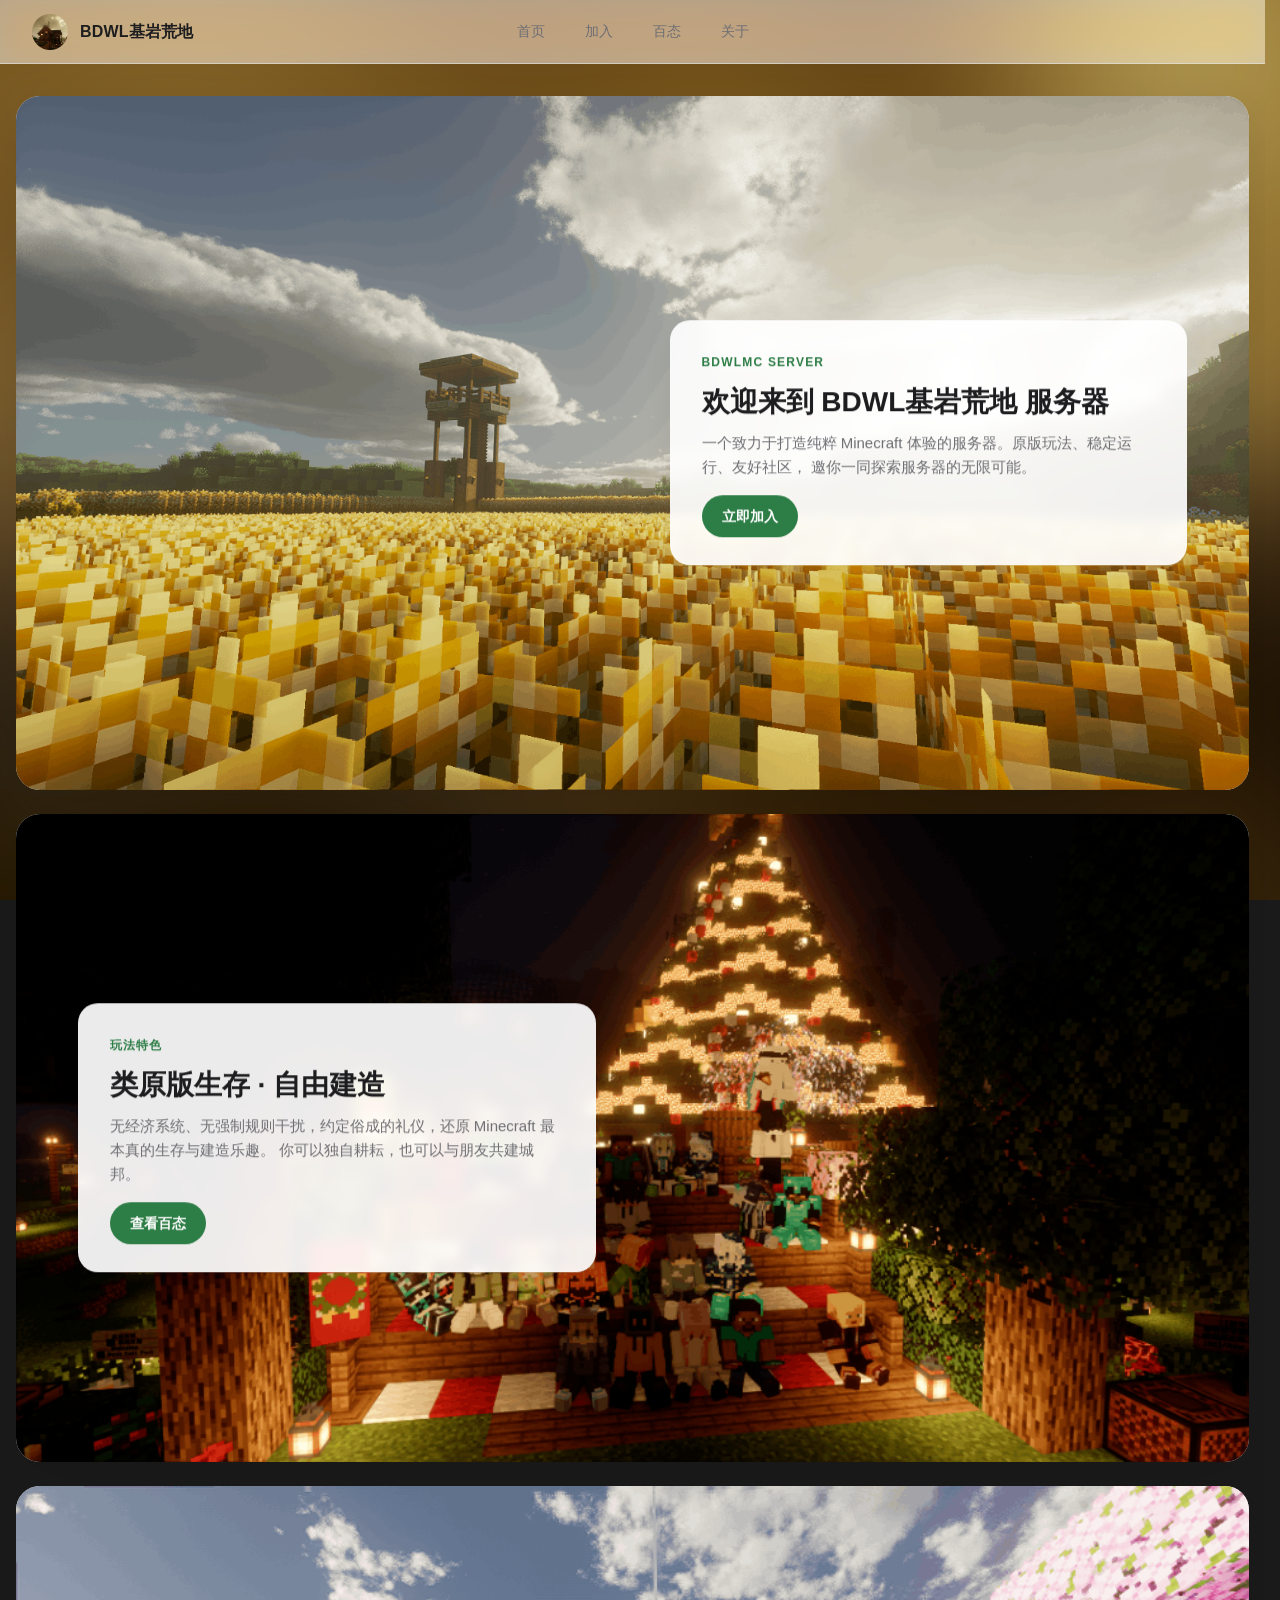
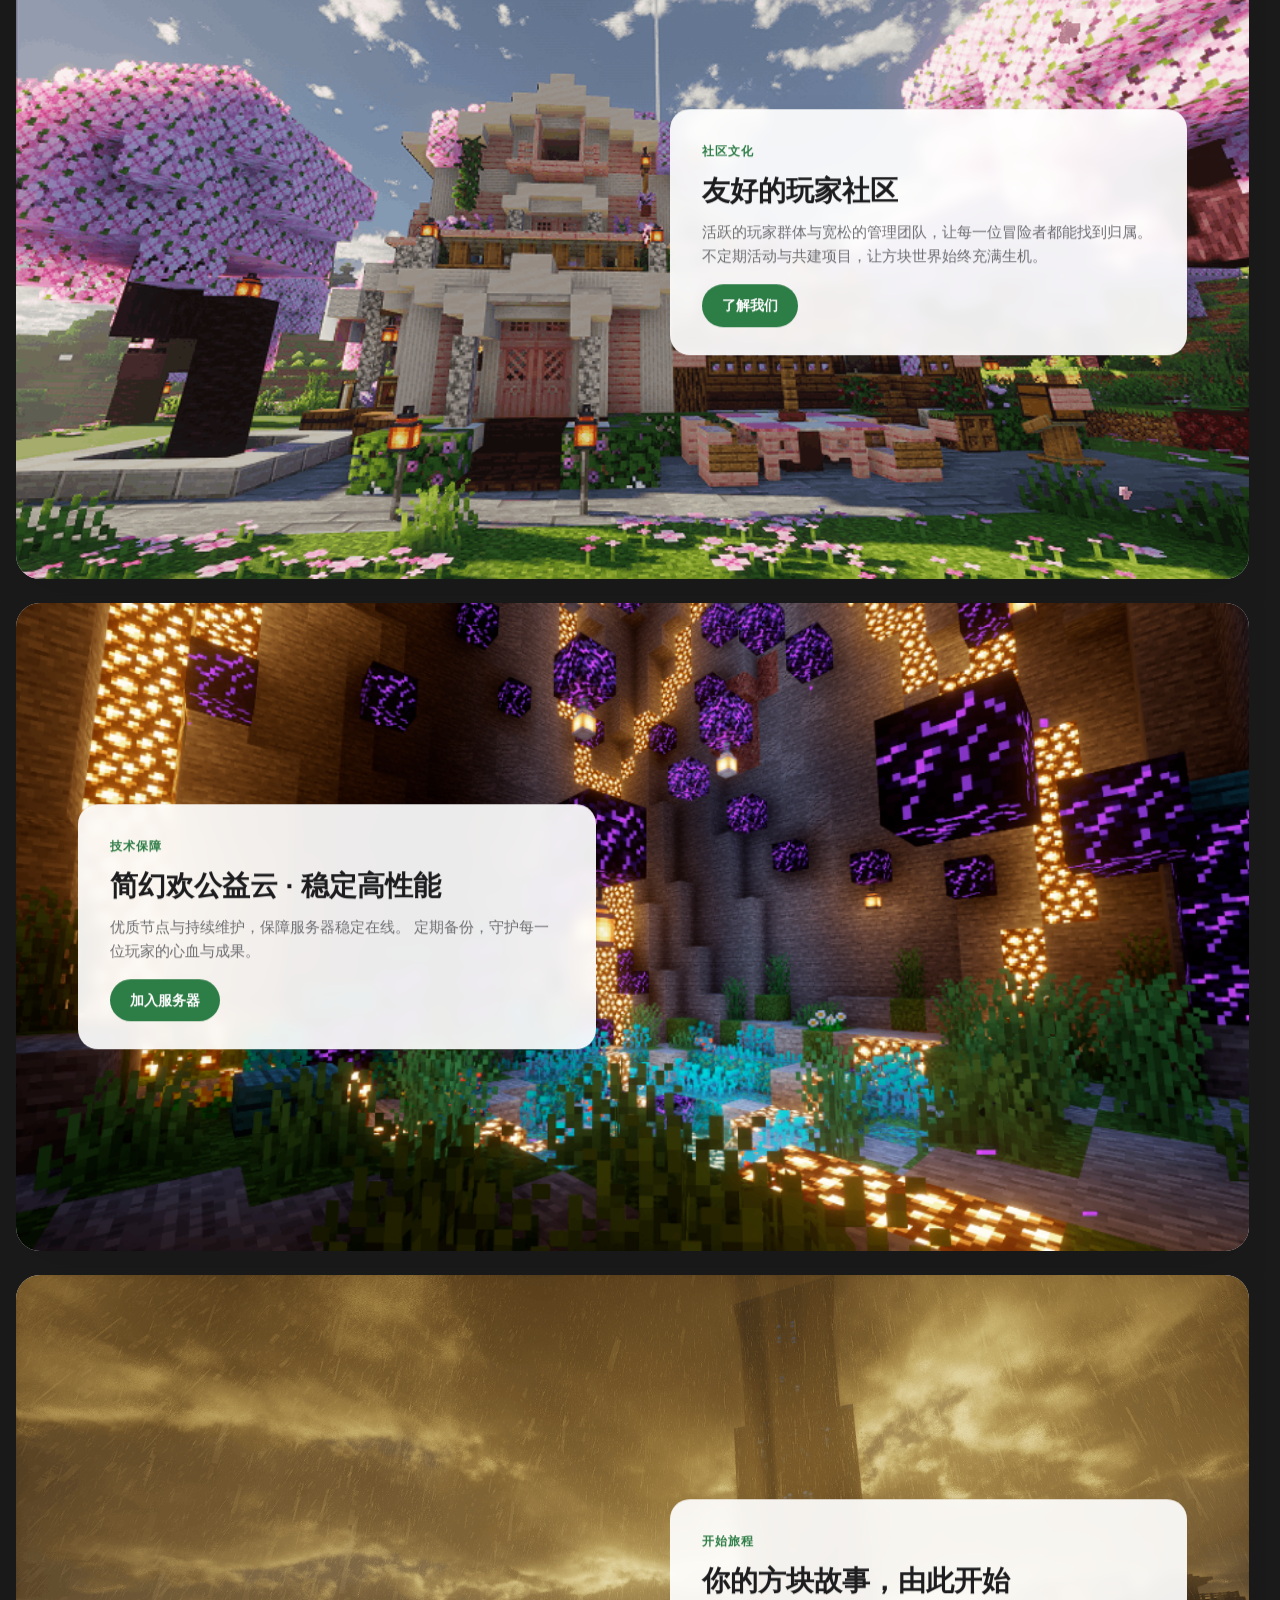
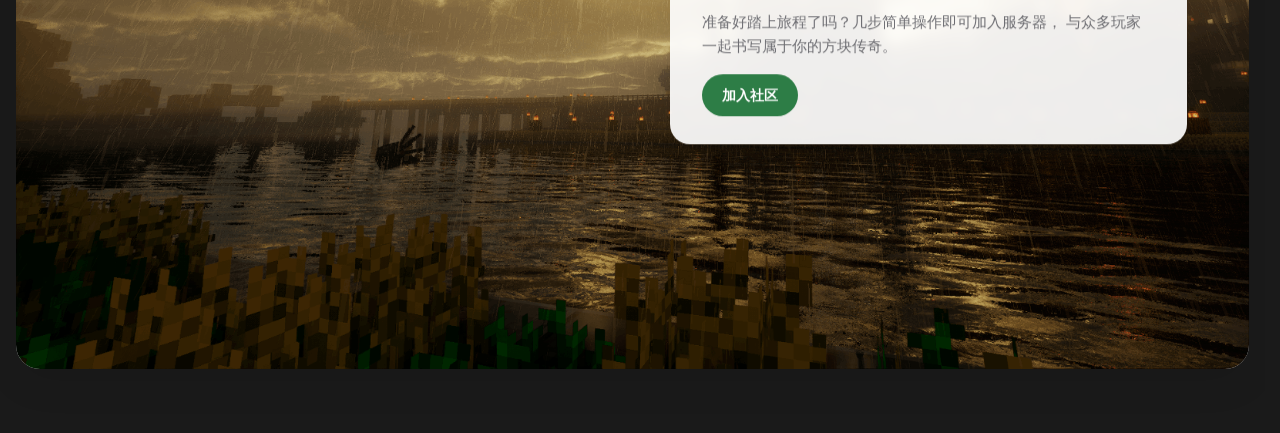
<file: index.html>
<!DOCTYPE html>
<html lang="zh-CN">
  <head>
    <meta charset="UTF-8" />
    <meta name="viewport" content="width=device-width, initial-scale=1.0" />
    <meta name="description" content="BDWLMC Minecraft 服务器官方网站，在这里，你可以看到服务器相关特色玩法与相关内容，也可以在这里加入相关社区。" />
    <title>BDWL基岩荒地 - Minecraft 类原版生存服 · 特色玩法 · 和谐社区</title>
    <link rel="stylesheet" href="/assets/css/common.css" />
    <link rel="stylesheet" href="/assets/css/style.css" />
    <link rel="icon" href="/assets/icons/icon64.png" />
  </head>
  <body>
    <!-- ==================== 动态模糊背景 ==================== -->
    <div class="bg-blur" aria-hidden="true">
      <div class="bg-blur__layer"></div>
      <div class="bg-blur__layer"></div>
    </div>

    <!-- ==================== Header ==================== -->
    <header class="site-header">
      <div class="site-header__left">
        <img
          class="site-header__avatar"
          src="/assets/icons/icon256.png"
          alt="服务器头像"
        />
        <span class="site-header__title">BDWL基岩荒地</span>
      </div>

      <nav class="site-header__nav" aria-label="主导航">
        <a class="site-header__nav-link" href="/">首页</a>
        <a class="site-header__nav-link" href="/join/">加入</a>
        <a class="site-header__nav-link" href="/display/">百态</a>
        <a class="site-header__nav-link" href="/about/">关于</a>
      </nav>

      <div class="site-header__right"></div>
    </header>

    <!-- ==================== Main ==================== -->
    <main class="main">
      <section class="waterfall" id="home">
        <!-- 第一张：右侧蒙版 -->
        <article class="card card--right" id="card-1">
          <img
            class="card__image"
            src="/assets/src/src1.png"
            alt="服务器风景截图 1"
          />
          <div class="card__overlay">
            <span class="overlay__eyebrow">BDWLMC Server</span>
            <h2 class="overlay__title">欢迎来到 BDWL基岩荒地 服务器</h2>
            <p class="overlay__text">
              一个致力于打造纯粹 Minecraft 体验的服务器。原版玩法、稳定运行、友好社区，
              邀你一同探索服务器的无限可能。
            </p>
            <a class="overlay__cta" href="/join/">立即加入</a>
          </div>
        </article>

        <!-- 第二张：左侧蒙版 -->
        <article class="card card--left" id="card-2">
          <img
            class="card__image"
            src="/assets/src/src2.png"
            alt="服务器风景截图 2"
          />
          <div class="card__overlay">
            <span class="overlay__eyebrow">玩法特色</span>
            <h2 class="overlay__title">类原版生存 · 自由建造</h2>
            <p class="overlay__text">
              无经济系统、无强制规则干扰，约定俗成的礼仪，还原 Minecraft 最本真的生存与建造乐趣。
              你可以独自耕耘，也可以与朋友共建城邦。
            </p>
            <a class="overlay__cta" href="/display/">查看百态</a>
          </div>
        </article>

        <!-- 第三张：右侧蒙版 -->
        <article class="card card--right" id="card-3">
          <img
            class="card__image"
            src="/assets/src/src3.png"
            alt="服务器风景截图 3"
          />
          <div class="card__overlay">
            <span class="overlay__eyebrow">社区文化</span>
            <h2 class="overlay__title">友好的玩家社区</h2>
            <p class="overlay__text">
              活跃的玩家群体与宽松的管理团队，让每一位冒险者都能找到归属。
              不定期活动与共建项目，让方块世界始终充满生机。
            </p>
            <a class="overlay__cta" href="/about/">了解我们</a>
          </div>
        </article>

        <!-- 第四张：左侧蒙版 -->
        <article class="card card--left" id="card-4">
          <img
            class="card__image"
            src="/assets/src/src4.png"
            alt="服务器风景截图 4"
          />
          <div class="card__overlay">
            <span class="overlay__eyebrow">技术保障</span>
            <h2 class="overlay__title">简幻欢公益云 · 稳定高性能</h2>
            <p class="overlay__text">
              优质节点与持续维护，保障服务器稳定在线。
              定期备份，守护每一位玩家的心血与成果。
            </p>
            <a class="overlay__cta" href="/join/">加入服务器</a>
          </div>
        </article>

        <!-- 第五张：右侧蒙版 -->
        <article class="card card--right" id="card-5">
          <img
            class="card__image"
            src="/assets/src/src5.png"
            alt="服务器风景截图 5"
          />
          <div class="card__overlay">
            <span class="overlay__eyebrow">开始旅程</span>
            <h2 class="overlay__title">你的方块故事，由此开始</h2>
            <p class="overlay__text">
              准备好踏上旅程了吗？几步简单操作即可加入服务器，
              与众多玩家一起书写属于你的方块传奇。
            </p>
            <a class="overlay__cta" href="https://qm.qq.com/q/sLSj9ikZwG">加入社区</a>
          </div>
        </article>
      </section>
    </main>

    <script src="/assets/js/main.js"></script>
  </body>
</html>
</file>
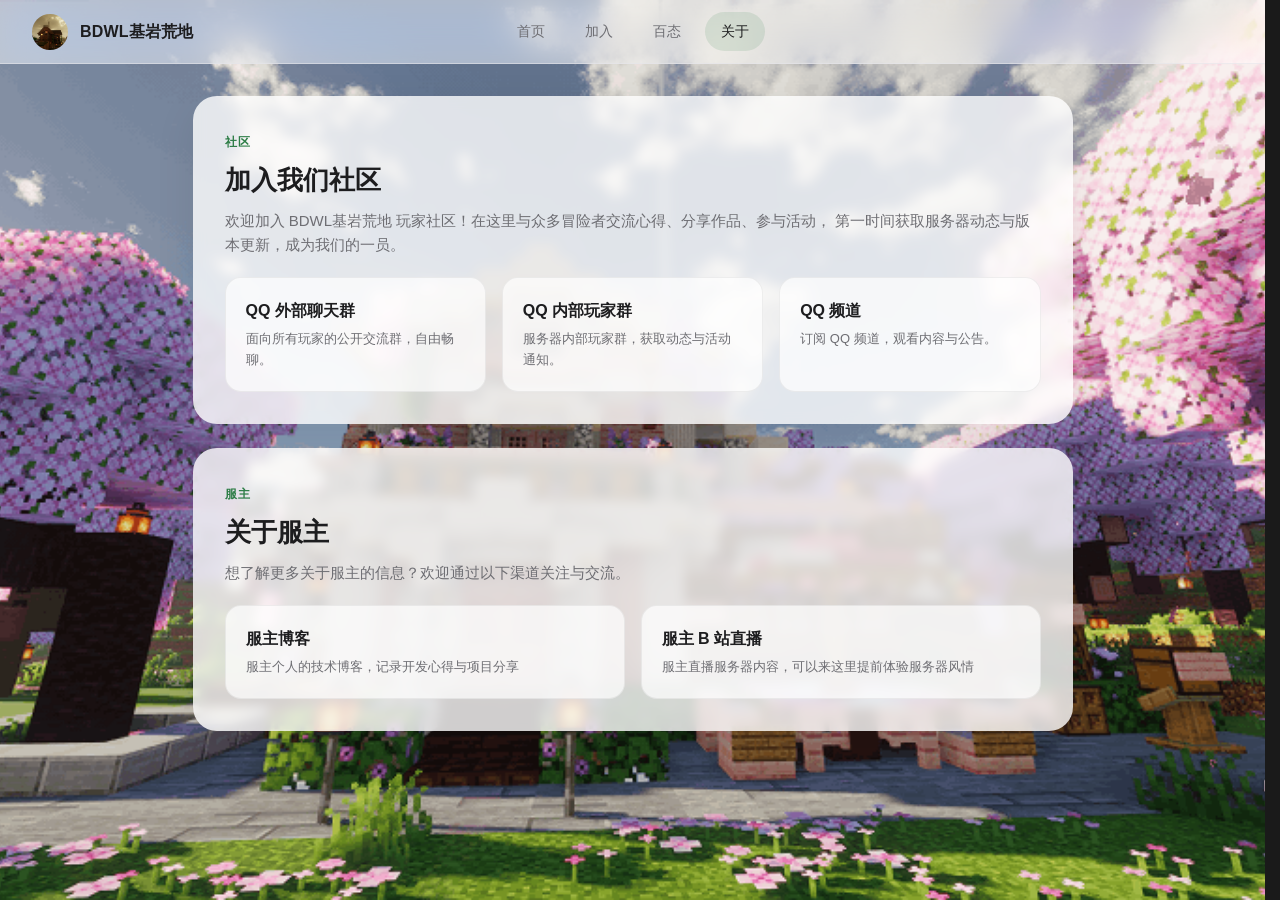
<file: about/index.html>
<!DOCTYPE html>
<html lang="zh-CN">
  <head>
    <meta charset="UTF-8" />
    <meta name="viewport" content="width=device-width, initial-scale=1.0" />
    <meta name="description" content="关于 BDWL基岩荒地 Minecraft 服务器" />
    <title>关于 - BDWL基岩荒地</title>
    <link rel="stylesheet" href="/assets/css/common.css" />
    <link rel="stylesheet" href="/assets/css/style.css" />
    <link rel="icon" href="/assets/icons/icon64.png" />
  </head>
  <body>
    <!-- ==================== 清晰背景截图 ==================== -->
    <div
      class="join-bg"
      style="background-image: url('/assets/src/src3.png')"
      aria-hidden="true"
    ></div>

    <!-- ==================== Header ==================== -->
    <header class="site-header">
      <div class="site-header__left">
        <img
          class="site-header__avatar"
          src="/assets/icons/icon256.png"
          alt="服务器头像"
        />
        <span class="site-header__title">BDWL基岩荒地</span>
      </div>

      <nav class="site-header__nav" aria-label="主导航">
        <a class="site-header__nav-link" href="/">首页</a>
        <a class="site-header__nav-link" href="/join/">加入</a>
        <a class="site-header__nav-link" href="/display/">百态</a>
        <a class="site-header__nav-link" href="/about/">关于</a>
      </nav>

      <div class="site-header__right"></div>
    </header>

    <!-- ==================== Main ==================== -->
    <main class="join-main">
      <section style="max-width: 880px; margin: 0 auto; display: flex; flex-direction: column; gap: 24px">
        <article class="join-card">
          <span class="join-card__eyebrow">社区</span>
          <h2 class="join-card__title">加入我们社区</h2>
          <p class="join-card__text">
            欢迎加入 BDWL基岩荒地 玩家社区！在这里与众多冒险者交流心得、分享作品、参与活动，
            第一时间获取服务器动态与版本更新，成为我们的一员。
          </p>
          <div class="sub-grid">
            <a
              class="sub-card"
              href="https://qm.qq.com/q/dFuQKuzLws"
              target="_blank"
              rel="noopener noreferrer"
            >
              <h3 class="sub-card__title">QQ 外部聊天群</h3>
              <p class="sub-card__text">面向所有玩家的公开交流群，自由畅聊。</p>
            </a>
            <a
              class="sub-card"
              href="https://qm.qq.com/q/3A9rhDIDjG"
              target="_blank"
              rel="noopener noreferrer"
            >
              <h3 class="sub-card__title">QQ 内部玩家群</h3>
              <p class="sub-card__text">服务器内部玩家群，获取动态与活动通知。</p>
            </a>
            <a
              class="sub-card"
              href="https://pd.qq.com/s/2vzy7goi2"
              target="_blank"
              rel="noopener noreferrer"
            >
              <h3 class="sub-card__title">QQ 频道</h3>
              <p class="sub-card__text">订阅 QQ 频道，观看内容与公告。</p>
            </a>
          </div>
        </article>

        <article class="join-card">
          <span class="join-card__eyebrow">服主</span>
          <h2 class="join-card__title">关于服主</h2>
          <p class="join-card__text">
            想了解更多关于服主的信息？欢迎通过以下渠道关注与交流。
          </p>
          <div class="sub-grid" style="grid-template-columns: 1fr 1fr">
            <a
              class="sub-card"
              href="https://xiao-blog.top"
              target="_blank"
              rel="noopener noreferrer"
            >
              <h3 class="sub-card__title">服主博客</h3>
              <p class="sub-card__text">服主个人的技术博客，记录开发心得与项目分享</p>
            </a>
            <a
              class="sub-card"
              href="http://live.bilibili.com/1790098980"
              target="_blank"
              rel="noopener noreferrer"
            >
              <h3 class="sub-card__title">服主 B 站直播</h3>
              <p class="sub-card__text">服主直播服务器内容，可以来这里提前体验服务器风情</p>
            </a>
          </div>
        </article>
      </section>
    </main>

    <script src="/assets/js/main.js"></script>
  </body>
</html>
</file>
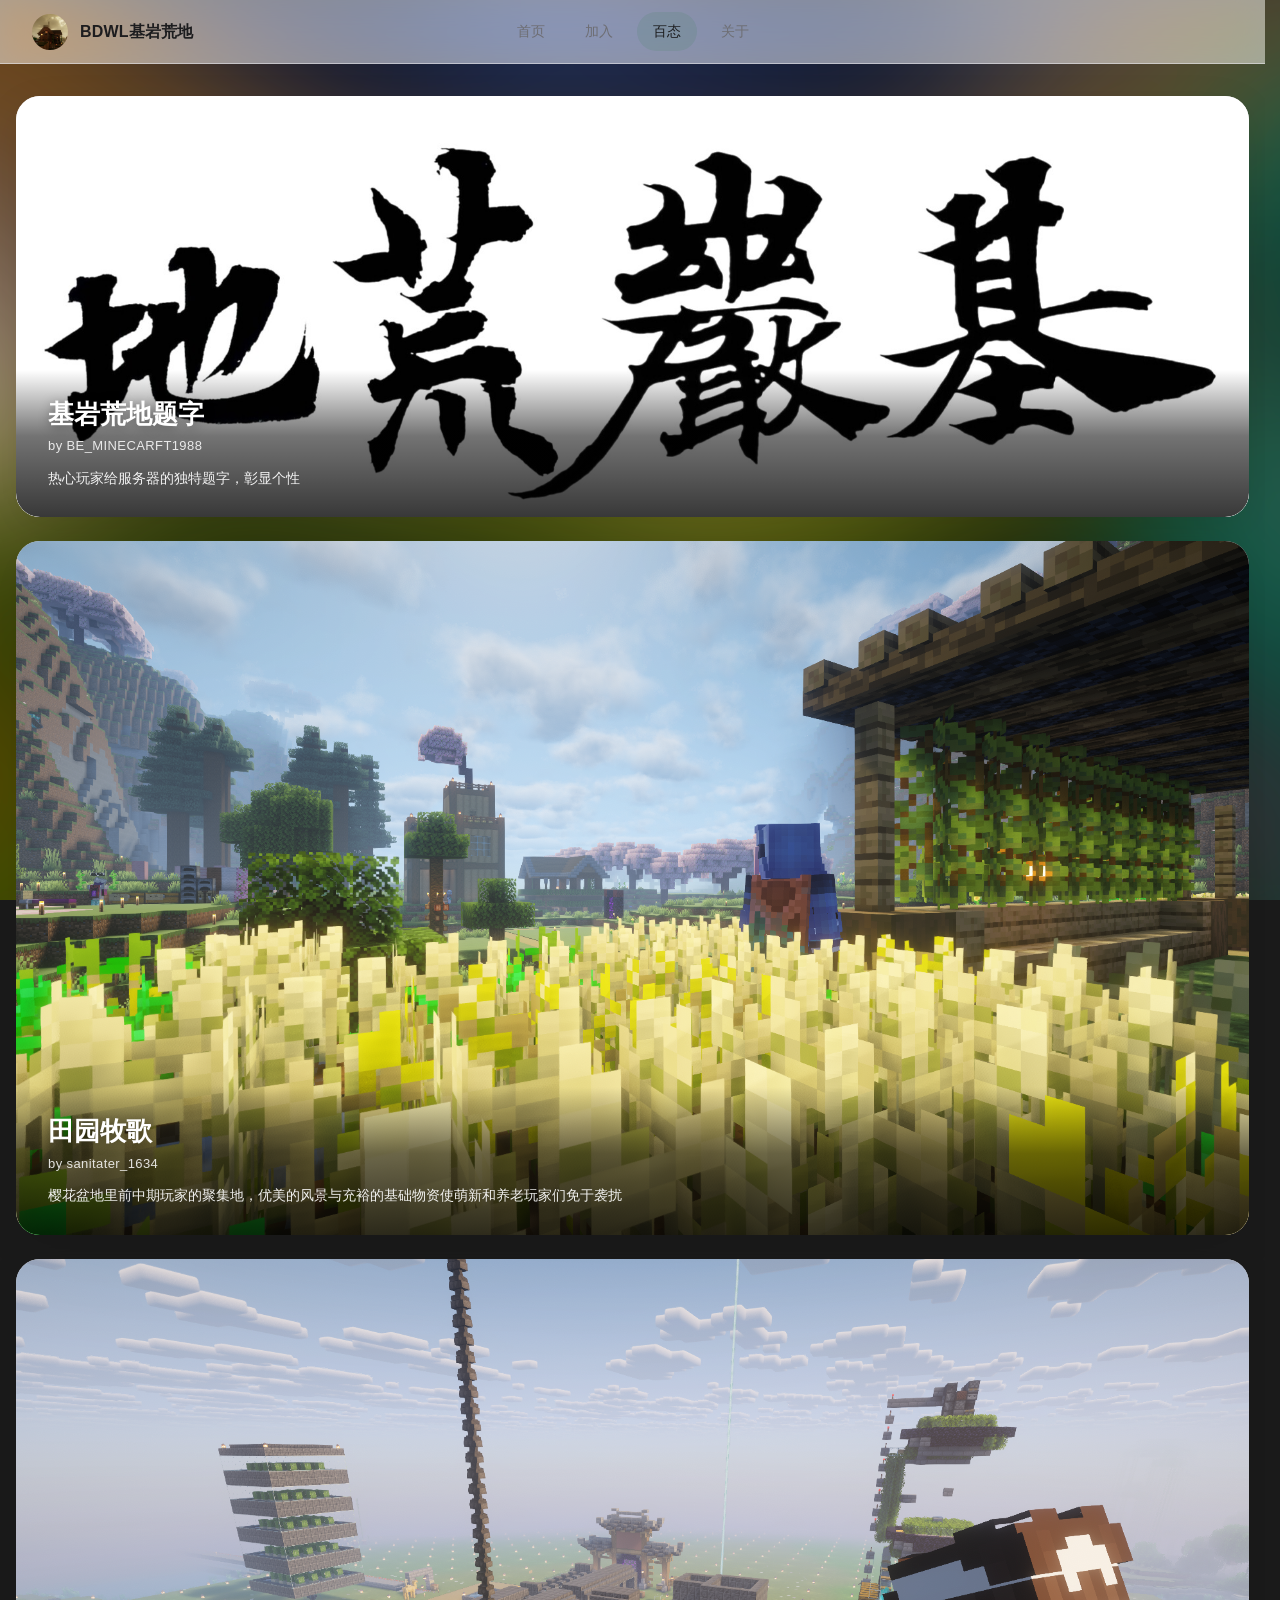
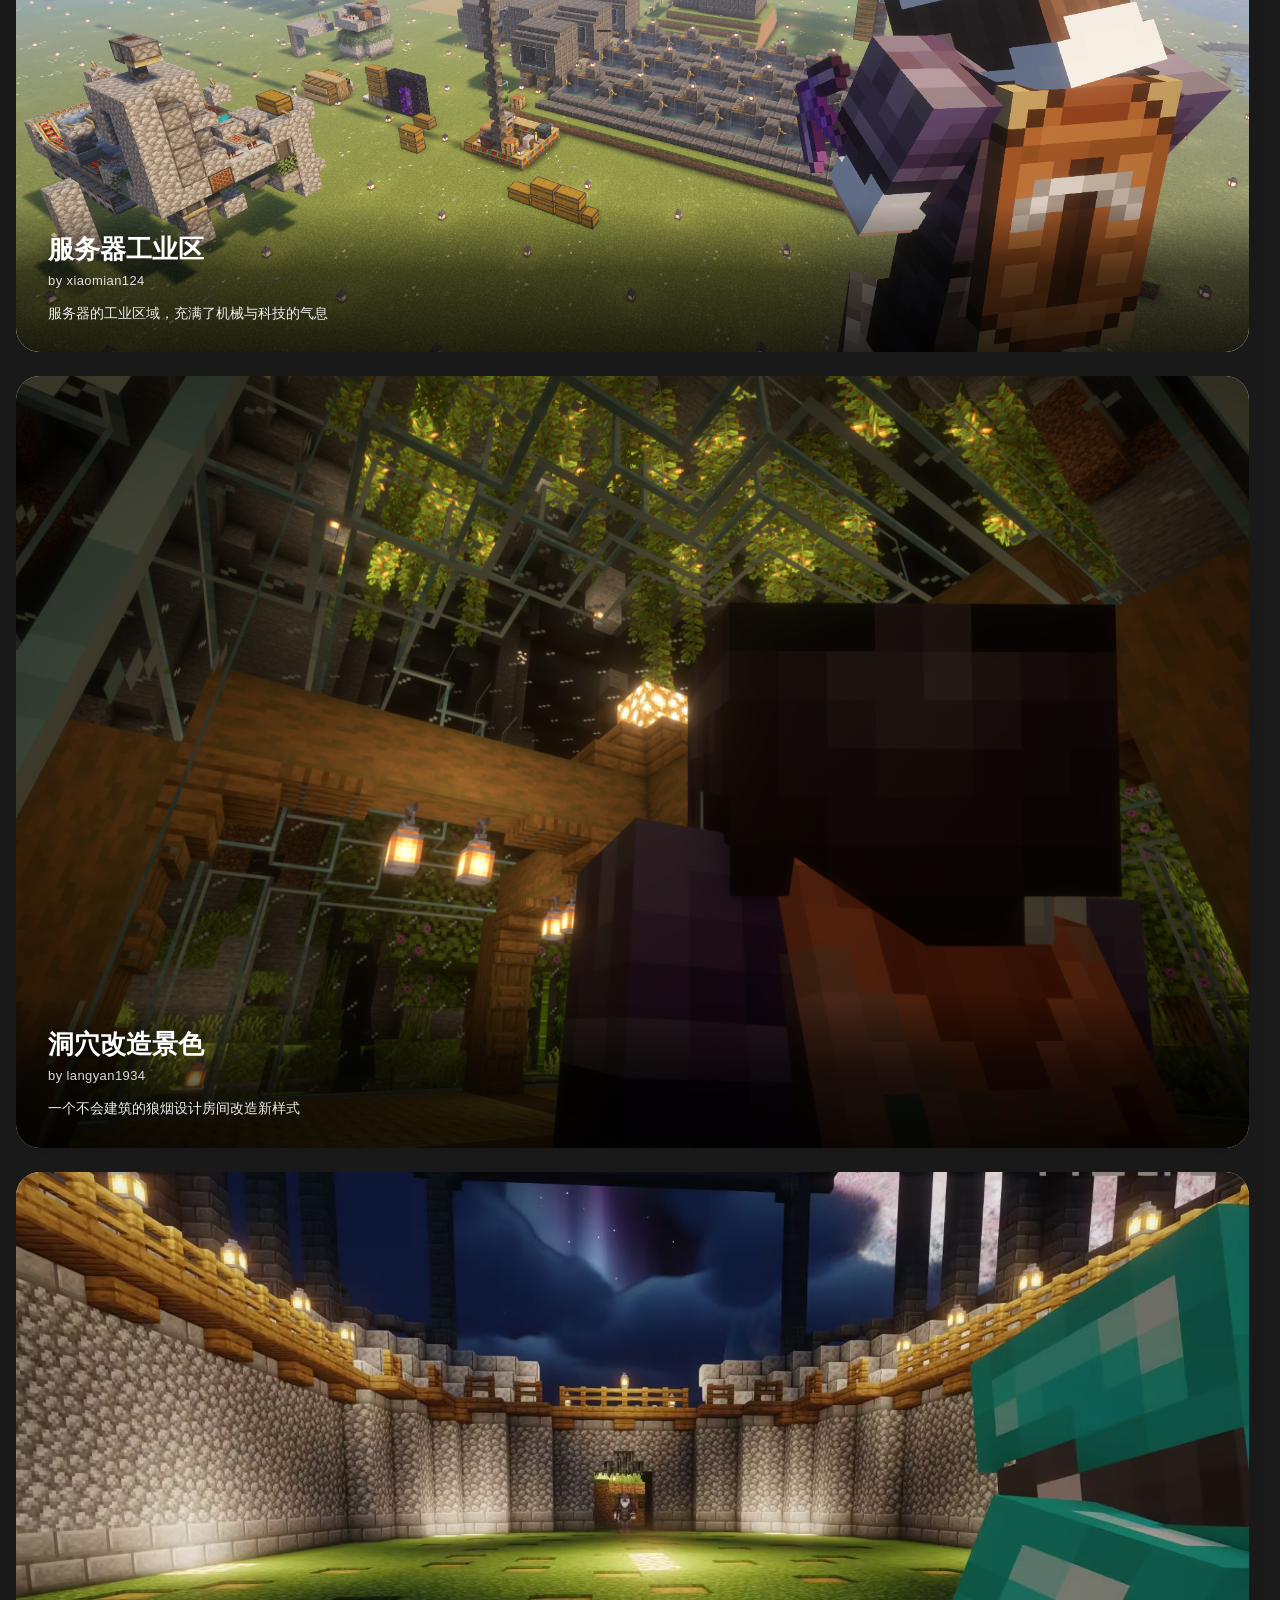
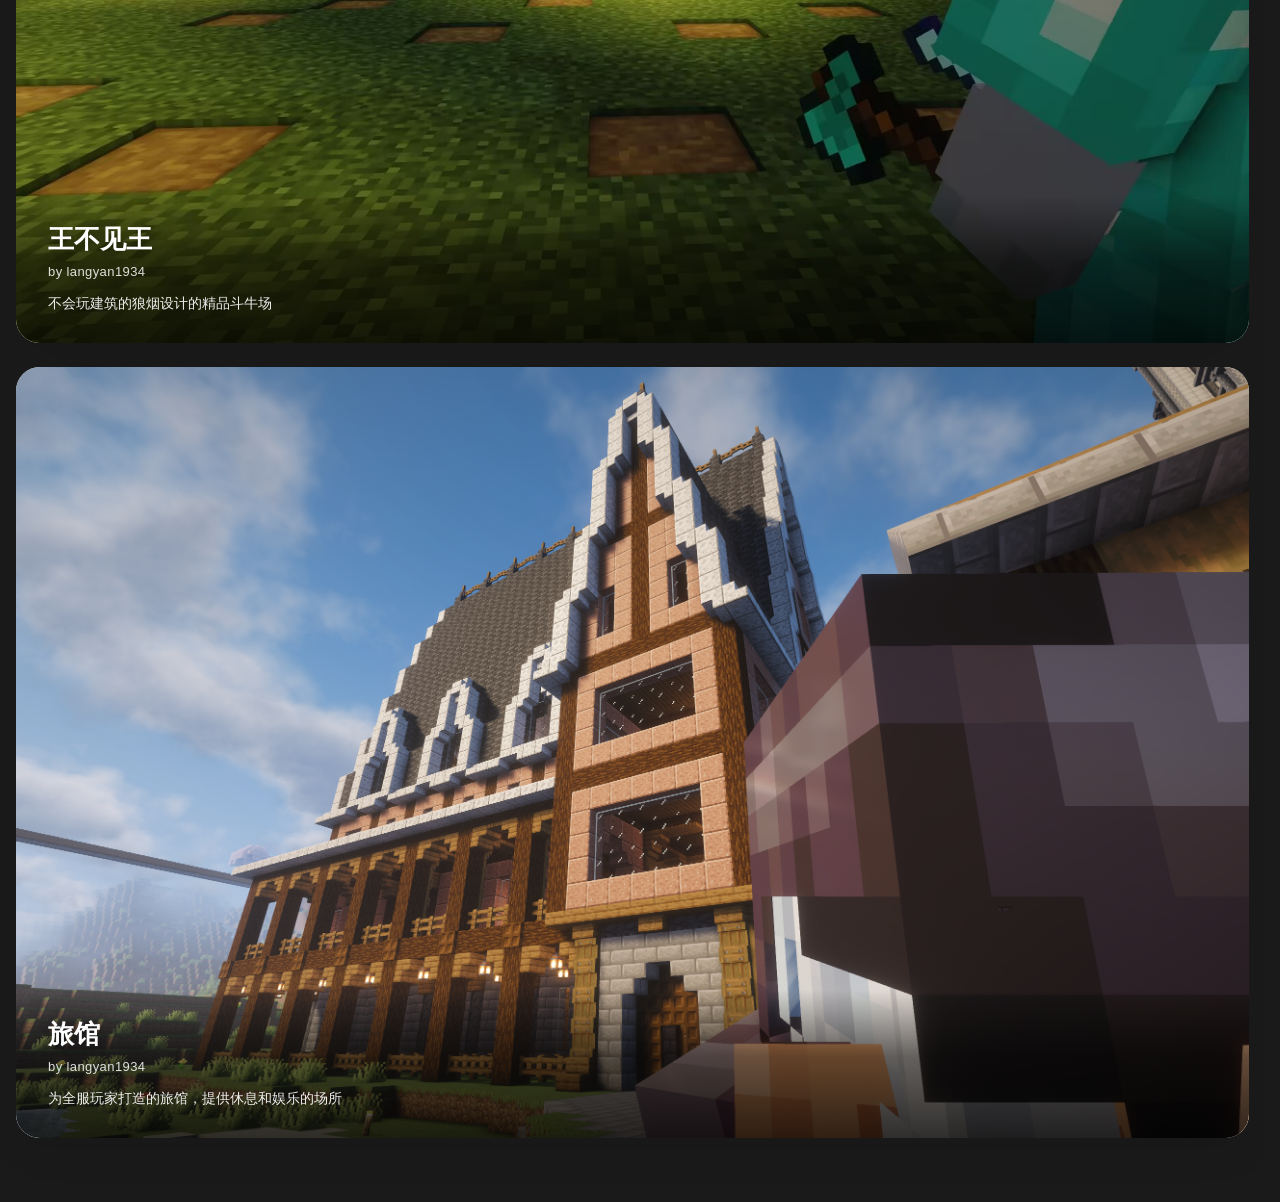
<file: display/index.html>
<!DOCTYPE html>
<html lang="zh-CN">
  <head>
    <meta charset="UTF-8" />
    <meta name="viewport" content="width=device-width, initial-scale=1.0" />
    <meta name="description" content="群友百态 - BDWL基岩荒地 玩家作品集" />
    <title>百态 - BDWL基岩荒地</title>
    <link rel="stylesheet" href="/assets/css/common.css" />
    <link rel="stylesheet" href="/assets/css/style.css" />
    <link rel="icon" href="/assets/icons/icon64.png" />
  </head>
  <body class="page-display">
    <!-- ==================== 动态模糊背景 ==================== -->
    <div class="bg-blur" aria-hidden="true">
      <div class="bg-blur__layer"></div>
      <div class="bg-blur__layer"></div>
    </div>

    <!-- ==================== Header ==================== -->
    <header class="site-header">
      <div class="site-header__left">
        <img
          class="site-header__avatar"
          src="/assets/icons/icon256.png"
          alt="服务器头像"
        />
        <span class="site-header__title">BDWL基岩荒地</span>
      </div>

      <nav class="site-header__nav" aria-label="主导航">
        <a class="site-header__nav-link" href="/">首页</a>
        <a class="site-header__nav-link" href="/join/">加入</a>
        <a class="site-header__nav-link" href="/display/">百态</a>
        <a class="site-header__nav-link" href="/about/">关于</a>
      </nav>

      <div class="site-header__right"></div>
    </header>

    <!-- ==================== Main ==================== -->
    <main class="main">
      <section class="waterfall" id="display-list" data-display-list></section>
    </main>

    <!-- ==================== 图片预览 Lightbox ==================== -->
    <dialog class="lightbox" aria-label="图片预览">
      <button class="lightbox__close" type="button" aria-label="关闭">&times;</button>
      <img class="lightbox__image" alt="" />
    </dialog>

    <script src="/assets/js/main.js"></script>
    <script src="/assets/js/display.js"></script>
  </body>
</html>
</file>
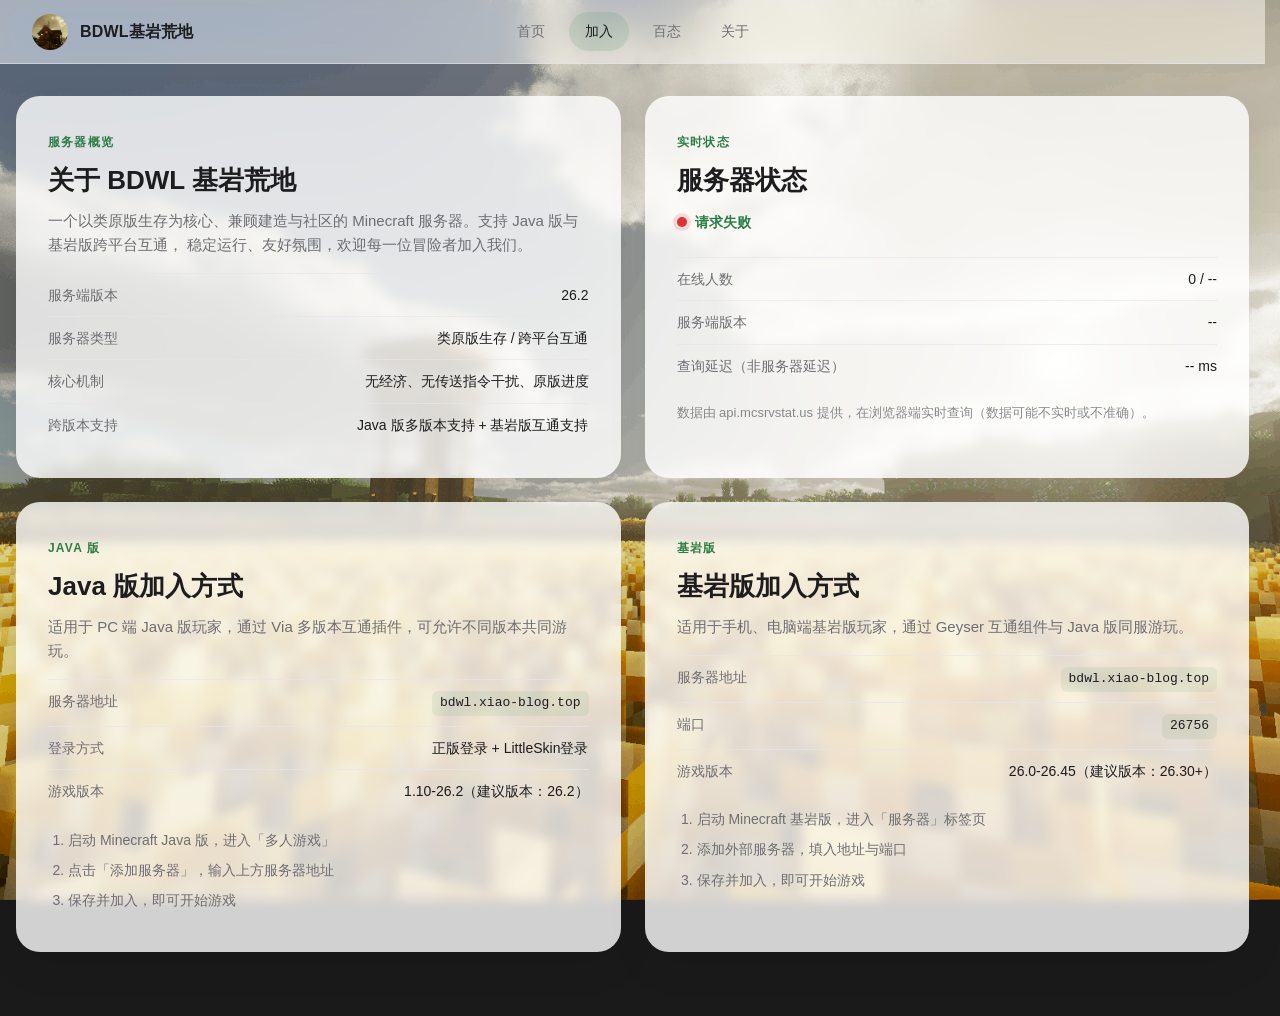
<file: join/index.html>
<!DOCTYPE html>
<html lang="zh-CN">
  <head>
    <meta charset="UTF-8" />
    <meta name="viewport" content="width=device-width, initial-scale=1.0" />
    <meta name="description" content="加入 BDWL基岩荒地 Minecraft 服务器" />
    <title>加入 - BDWL基岩荒地</title>
    <link rel="stylesheet" href="/assets/css/common.css" />
    <link rel="stylesheet" href="/assets/css/style.css" />
    <link rel="icon" href="/assets/icons/icon64.png" />
  </head>
  <body>
    <!-- ==================== 清晰背景截图 ==================== -->
    <div
      class="join-bg"
      style="background-image: url('/assets/src/src1.png')"
      aria-hidden="true"
    ></div>

    <!-- ==================== Header ==================== -->
    <header class="site-header">
      <div class="site-header__left">
        <img
          class="site-header__avatar"
          src="/assets/icons/icon256.png"
          alt="服务器头像"
        />
        <span class="site-header__title">BDWL基岩荒地</span>
      </div>

      <nav class="site-header__nav" aria-label="主导航">
        <a class="site-header__nav-link" href="/">首页</a>
        <a class="site-header__nav-link" href="/join/">加入</a>
        <a class="site-header__nav-link" href="/display/">百态</a>
        <a class="site-header__nav-link" href="/about/">关于</a>
      </nav>

      <div class="site-header__right"></div>
    </header>

    <!-- ==================== Main ==================== -->
    <main class="join-main">
      <section class="join-grid">
        <!-- 卡片 1：服务器概览 -->
        <article class="join-card">
          <span class="join-card__eyebrow">服务器概览</span>
          <h2 class="join-card__title">关于 BDWL 基岩荒地</h2>
          <p class="join-card__text">
            一个以类原版生存为核心、兼顾建造与社区的 Minecraft 服务器。支持 Java 版与基岩版跨平台互通，
            稳定运行、友好氛围，欢迎每一位冒险者加入我们。
          </p>
          <dl class="info-list">
            <div class="info-row">
              <dt class="info-row__label">服务端版本</dt>
              <dd class="info-row__value">26.2</dd>
            </div>
            <div class="info-row">
              <dt class="info-row__label">服务器类型</dt>
              <dd class="info-row__value">类原版生存 / 跨平台互通</dd>
            </div>
            <div class="info-row">
              <dt class="info-row__label">核心机制</dt>
              <dd class="info-row__value">无经济、无传送指令干扰、原版进度</dd>
            </div>
            <div class="info-row">
              <dt class="info-row__label">跨版本支持</dt>
              <dd class="info-row__value">Java 版多版本支持 + 基岩版互通支持</dd>
            </div>
          </dl>
        </article>

        <!-- 卡片 2：服务器状态 -->
        <article
          class="join-card"
          data-server-status
          data-host="bdwl.xiao-blog.top"
        >
          <span class="join-card__eyebrow">实时状态</span>
          <h2 class="join-card__title">服务器状态</h2>
          <div class="status-row">
            <span
              class="status-dot status-dot--loading"
              data-status-dot
              aria-hidden="true"
            ></span>
            <span class="status-row__text" data-status-text>查询中</span>
          </div>
          <dl class="info-list">
            <div class="info-row">
              <dt class="info-row__label">在线人数</dt>
              <dd class="info-row__value">
                <span data-status-online>--</span> / <span data-status-max>--</span>
              </dd>
            </div>
            <div class="info-row">
              <dt class="info-row__label">服务端版本</dt>
              <dd class="info-row__value" data-status-version>--</dd>
            </div>
            <div class="info-row">
              <dt class="info-row__label">查询延迟（非服务器延迟）</dt>
              <dd class="info-row__value" data-status-latency>-- ms</dd>
            </div>
          </dl>
          <p class="status-players" data-status-players hidden></p>
          <p class="join-card__text join-card__text--hint">
            数据由 api.mcsrvstat.us 提供，在浏览器端实时查询（数据可能不实时或不准确）。
          </p>
        </article>

        <!-- 卡片 3：Java 版加入 -->
        <article class="join-card">
          <span class="join-card__eyebrow">Java 版</span>
          <h2 class="join-card__title">Java 版加入方式</h2>
          <p class="join-card__text">
            适用于 PC 端 Java 版玩家，通过 Via 多版本互通插件，可允许不同版本共同游玩。
          </p>
          <dl class="info-list">
            <div class="info-row">
              <dt class="info-row__label">服务器地址</dt>
              <dd class="info-row__value info-row__value--code">bdwl.xiao-blog.top</dd>
            </div>
            <div class="info-row">
              <dt class="info-row__label">登录方式</dt>
              <dd class="info-row__value">正版登录 + LittleSkin登录</dd>
            </div>
            <div class="info-row">
              <dt class="info-row__label">游戏版本</dt>
              <dd class="info-row__value">1.10-26.2（建议版本：26.2）</dd>
            </div>
          </dl>
          <ol class="step-list">
            <li>启动 Minecraft Java 版，进入「多人游戏」</li>
            <li>点击「添加服务器」，输入上方服务器地址</li>
            <li>保存并加入，即可开始游戏</li>
          </ol>
        </article>

        <!-- 卡片 4：基岩版加入 -->
        <article class="join-card">
          <span class="join-card__eyebrow">基岩版</span>
          <h2 class="join-card__title">基岩版加入方式</h2>
          <p class="join-card__text">
            适用于手机、电脑端基岩版玩家，通过 Geyser 互通组件与 Java 版同服游玩。
          </p>
          <dl class="info-list">
            <div class="info-row">
              <dt class="info-row__label">服务器地址</dt>
              <dd class="info-row__value info-row__value--code">bdwl.xiao-blog.top</dd>
            </div>
            <div class="info-row">
              <dt class="info-row__label">端口</dt>
              <dd class="info-row__value info-row__value--code">26756</dd>
            </div>
            <div class="info-row">
              <dt class="info-row__label">游戏版本</dt>
              <dd class="info-row__value">26.0-26.45（建议版本：26.30+）</dd>
            </div>
          </dl>
          <ol class="step-list">
            <li>启动 Minecraft 基岩版，进入「服务器」标签页</li>
            <li>添加外部服务器，填入地址与端口</li>
            <li>保存并加入，即可开始游戏</li>
          </ol>
        </article>
      </section>
    </main>

    <script src="/assets/js/main.js"></script>
    <script src="/assets/js/status.js"></script>
  </body>
</html>
</file>
<file: assets/css/common.css>
/* ==================== 设计变量 ==================== */
:root {
  --color-bg: #1a1a1a;
  --color-text: #1d1d1f;
  --color-text-soft: #6e6e73;
  --color-surface: #ffffff;
  --color-border: #e5e5ea;
  --color-accent: #2d7d46;
  --radius-card: 24px;
  --radius-pill: 999px;
  --shadow-card: 0 12px 40px rgba(0, 0, 0, 0.08);
  --shadow-overlay: 0 8px 32px rgba(0, 0, 0, 0.06);
  --header-height: 64px;
  --content-max: 1280px;
  --gap: 24px;
  --transition: 0.25s ease;
}

/* ==================== Reset ==================== */
* {
  box-sizing: border-box;
  margin: 0;
  padding: 0;
}

html,
body {
  height: 100%;
}

html {
  scrollbar-gutter: stable;
}

body {
  font-family: -apple-system, BlinkMacSystemFont, "Segoe UI", "PingFang SC",
    "Hiragino Sans GB", "Microsoft YaHei", sans-serif;
  background-color: var(--color-bg);
  color: var(--color-text);
  line-height: 1.6;
  -webkit-font-smoothing: antialiased;
}

a {
  color: inherit;
  text-decoration: none;
}

img {
  display: block;
  max-width: 100%;
}

/* ==================== Header ==================== */
.site-header {
  position: sticky;
  top: 0;
  z-index: 100;
  display: grid;
  grid-template-columns: 1fr auto 1fr;
  align-items: center;
  height: var(--header-height);
  padding: 0 32px;
  background-color: rgba(255, 255, 255, 0.5);
  backdrop-filter: saturate(180%) blur(16px);
  -webkit-backdrop-filter: saturate(180%) blur(16px);
  border-bottom: 1px solid rgba(229, 229, 234, 0.6);
}

.site-header__left {
  justify-self: start;
  display: flex;
  align-items: center;
  gap: 12px;
}

.site-header__avatar {
  width: 36px;
  height: 36px;
  border-radius: 50%;
  object-fit: cover;
  background-color: var(--color-border);
  flex-shrink: 0;
}

.site-header__title {
  font-size: 16px;
  font-weight: 600;
  letter-spacing: 0.2px;
}

.site-header__nav {
  justify-self: center;
  display: flex;
  align-items: center;
  gap: 8px;
}

.site-header__nav-link {
  display: inline-flex;
  align-items: center;
  padding: 8px 16px;
  border-radius: var(--radius-pill);
  font-size: 14px;
  font-weight: 500;
  color: var(--color-text-soft);
  transition: background-color var(--transition), color var(--transition);
}

.site-header__nav-link:hover {
  background-color: rgba(0, 0, 0, 0.05);
  color: var(--color-text);
}

.site-header__nav-link--active {
  color: var(--color-text);
  background-color: rgba(45, 125, 70, 0.12);
}

.site-header__right {
  justify-self: end;
  display: flex;
  align-items: center;
  min-width: 36px;
}

/* ==================== 通用按钮 ==================== */
.overlay__cta {
  display: inline-flex;
  align-items: center;
  gap: 6px;
  padding: 10px 20px;
  border-radius: var(--radius-pill);
  background-color: var(--color-accent);
  color: #fff;
  font-size: 14px;
  font-weight: 600;
  transition: transform var(--transition), box-shadow var(--transition);
}

.overlay__cta:hover {
  transform: translateY(-1px);
  box-shadow: 0 6px 18px rgba(45, 125, 70, 0.35);
}

/* ==================== 顶栏响应式 ==================== */
@media (max-width: 768px) {
  .site-header {
    padding: 0 16px;
  }
  .site-header__title {
    display: none;
  }
  .site-header__nav-link {
    padding: 8px 10px;
    font-size: 13px;
  }
}
</file>
<file: assets/css/style.css>
/* ==================== 首页：动态模糊背景 ==================== */
.bg-blur {
  position: fixed;
  inset: 0;
  z-index: 0;
  overflow: hidden;
  background-color: var(--color-bg);
  pointer-events: none;
}

.bg-blur__layer {
  position: absolute;
  inset: -10%;
  background-size: cover;
  background-position: center;
  background-repeat: no-repeat;
  filter: blur(72px) saturate(1.3) brightness(0.85);
  opacity: 0;
  transition: opacity 0.8s ease;
  transform: scale(1.1);
}

.bg-blur__layer.is-active {
  opacity: 1;
}

/* ==================== 首页：主体 ==================== */
.main {
  position: relative;
  z-index: 1;
  padding: 32px 16px 64px;
}

.waterfall {
  display: flex;
  flex-direction: column;
  gap: var(--gap);
  max-width: var(--content-max);
  margin: 0 auto;
}

/* ==================== 首页：卡片 ==================== */
.card {
  position: relative;
  width: 100%;
  border-radius: var(--radius-card);
  overflow: hidden;
  background-color: var(--color-border);
  box-shadow: var(--shadow-card);
}

.card__image {
  width: 100%;
  height: auto;
  display: block;
  object-fit: cover;
}

/* 蒙版统一规格：垂直居中、宽 42%、最大 520px */
.card__overlay {
  position: absolute;
  top: 50%;
  transform: translateY(-50%);
  width: 42%;
  max-width: 520px;
  background-color: rgba(255, 255, 255, 0.92);
  border-radius: 20px;
  box-shadow: var(--shadow-overlay);
  padding: 28px 32px;
  backdrop-filter: blur(6px);
  -webkit-backdrop-filter: blur(6px);
}

.card--right .card__overlay {
  right: 5%;
}

.card--left .card__overlay {
  left: 5%;
}

.overlay__eyebrow {
  display: inline-block;
  font-size: 12px;
  font-weight: 600;
  letter-spacing: 1.2px;
  text-transform: uppercase;
  color: var(--color-accent);
  margin-bottom: 12px;
}

.overlay__title {
  font-size: 28px;
  font-weight: 700;
  line-height: 1.25;
  margin-bottom: 12px;
}

.overlay__text {
  font-size: 15px;
  color: var(--color-text-soft);
  margin-bottom: 16px;
}

/* ==================== 首页响应式 ==================== */
@media (max-width: 768px) {
  .card--right .card__overlay,
  .card--left .card__overlay {
    position: static;
    transform: none;
    width: auto;
    max-width: none;
    margin: 12px;
  }
  .overlay__title {
    font-size: 22px;
  }
}

/* ==================== Join / About：清晰背景 ==================== */
.join-bg {
  position: fixed;
  inset: 0;
  z-index: 0;
  background-size: cover;
  background-position: center;
  background-repeat: no-repeat;
  pointer-events: none;
}

.join-main {
  position: relative;
  z-index: 1;
  padding: 32px 16px 64px;
}

.join-grid {
  display: grid;
  grid-template-columns: 1fr 1fr;
  gap: var(--gap);
  max-width: var(--content-max);
  margin: 0 auto;
}

.join-card {
  background-color: rgba(255, 255, 255, 0.8);
  border-radius: var(--radius-card);
  box-shadow: var(--shadow-card);
  padding: 32px;
  backdrop-filter: blur(6px);
  -webkit-backdrop-filter: blur(6px);
}

.join-card--full {
  grid-column: 1 / -1;
}

.sub-grid {
  display: grid;
  grid-template-columns: repeat(3, 1fr);
  gap: 16px;
  margin-top: 20px;
}

.sub-card {
  display: block;
  padding: 20px;
  background-color: rgba(255, 255, 255, 0.7);
  border-radius: 16px;
  border: 1px solid rgba(0, 0, 0, 0.06);
  transition: transform var(--transition), box-shadow var(--transition),
    background-color var(--transition);
}

.sub-card:hover {
  transform: translateY(-2px);
  box-shadow: 0 8px 24px rgba(0, 0, 0, 0.1);
  background-color: rgba(255, 255, 255, 0.88);
}

.sub-card__title {
  font-size: 16px;
  font-weight: 700;
  margin-bottom: 6px;
}

.sub-card__text {
  font-size: 13px;
  color: var(--color-text-soft);
}

.join-card__eyebrow {
  display: inline-block;
  font-size: 12px;
  font-weight: 600;
  letter-spacing: 1.2px;
  text-transform: uppercase;
  color: var(--color-accent);
  margin-bottom: 12px;
}

.join-card__title {
  font-size: 26px;
  font-weight: 700;
  line-height: 1.25;
  margin-bottom: 12px;
}

.join-card__text {
  font-size: 15px;
  color: var(--color-text-soft);
  margin-bottom: 16px;
}

.join-card__text--hint {
  margin-top: 16px;
  font-size: 13px;
  opacity: 0.8;
}

/* ==================== 信息行 / 步骤 ==================== */
.info-list {
  margin: 8px 0 0;
}

.info-row {
  display: flex;
  justify-content: space-between;
  align-items: baseline;
  padding: 10px 0;
  border-top: 1px solid rgba(229, 229, 234, 0.7);
  gap: 16px;
}

.info-row__label {
  font-size: 14px;
  color: var(--color-text-soft);
  flex-shrink: 0;
}

.info-row__value {
  font-size: 14px;
  font-weight: 500;
  text-align: right;
}

.info-row__value--code {
  font-family: "SFMono-Regular", Consolas, "Liberation Mono", Menlo, monospace;
  font-size: 13px;
  background-color: rgba(45, 125, 70, 0.08);
  padding: 2px 8px;
  border-radius: 6px;
}

.step-list {
  margin: 16px 0 0;
  padding-left: 20px;
}

.step-list li {
  font-size: 14px;
  color: var(--color-text-soft);
  margin-bottom: 8px;
}

/* ==================== 服务器状态 ==================== */
.status-row {
  display: inline-flex;
  align-items: center;
  gap: 8px;
  margin-bottom: 16px;
}

.status-dot {
  width: 10px;
  height: 10px;
  border-radius: 50%;
  background-color: var(--color-accent);
  box-shadow: 0 0 0 4px rgba(45, 125, 70, 0.15);
}

.status-row__text {
  font-size: 14px;
  font-weight: 600;
  color: var(--color-accent);
}

.status-dot--loading {
  background-color: #b0b0b5;
  box-shadow: 0 0 0 4px rgba(0, 0, 0, 0.06);
  animation: status-pulse 1s ease-in-out infinite;
}

.status-dot--offline {
  background-color: #d33;
  box-shadow: 0 0 0 4px rgba(221, 51, 51, 0.15);
}

@keyframes status-pulse {
  0%,
  100% {
    opacity: 1;
  }
  50% {
    opacity: 0.4;
  }
}

.status-motd {
  margin: 12px 0 0;
  padding: 12px;
  background-color: rgba(0, 0, 0, 0.04);
  border-radius: 12px;
  font-size: 13px;
  white-space: pre-wrap;
  color: var(--color-text);
}

.status-players {
  margin: 12px 0 0;
  font-size: 13px;
  color: var(--color-text-soft);
  line-height: 1.8;
}

/* ==================== Join / About 响应式 ==================== */
@media (max-width: 768px) {
  .join-grid {
    grid-template-columns: 1fr;
  }
  .join-card__title {
    font-size: 22px;
  }
  .sub-grid {
    grid-template-columns: 1fr;
  }
}

/* ==================== 文档 Markdown 排版 ==================== */
.doc-content > *:first-child {
  margin-top: 0;
}

.doc-content h1,
.doc-content h2,
.doc-content h3 {
  font-weight: 700;
  line-height: 1.3;
  margin: 24px 0 12px;
}

.doc-content h1 {
  font-size: 28px;
}

.doc-content h2 {
  font-size: 22px;
}

.doc-content h3 {
  font-size: 18px;
}

.doc-content p {
  font-size: 15px;
  color: var(--color-text-soft);
  margin-bottom: 12px;
}

.doc-content ul,
.doc-content ol {
  font-size: 15px;
  color: var(--color-text-soft);
  margin: 0 0 16px;
  padding-left: 24px;
}

.doc-content li {
  margin-bottom: 6px;
}

.doc-content code {
  font-family: "SFMono-Regular", Consolas, "Liberation Mono", Menlo, monospace;
  font-size: 13px;
  background-color: rgba(45, 125, 70, 0.08);
  padding: 2px 6px;
  border-radius: 4px;
}

.doc-content pre {
  padding: 16px;
  background-color: rgba(0, 0, 0, 0.05);
  border-radius: 12px;
  overflow-x: auto;
  margin-bottom: 16px;
}

.doc-content pre code {
  background: none;
  padding: 0;
}

.doc-content a {
  color: var(--color-accent);
  text-decoration: underline;
}

.doc-content blockquote {
  margin: 0 0 16px;
  padding: 8px 16px;
  border-left: 3px solid var(--color-accent);
  background-color: rgba(0, 0, 0, 0.03);
  color: var(--color-text-soft);
}

/* ==================== 百态页：瀑布流卡片 ==================== */
.display-card {
  position: relative;
}

.display-card__overlay {
  position: absolute;
  left: 0;
  right: 0;
  bottom: 0;
  padding: 28px 32px;
  background: linear-gradient(
    to top,
    rgba(0, 0, 0, 0.78) 0%,
    rgba(0, 0, 0, 0.55) 55%,
    rgba(0, 0, 0, 0) 100%
  );
  border-radius: 0 0 var(--radius-card) var(--radius-card);
  color: #fff;
  pointer-events: none;
}

.display-card__title {
  font-size: 26px;
  font-weight: 700;
  line-height: 1.25;
  text-shadow: 0 2px 12px rgba(0, 0, 0, 0.4);
}

.display-card__meta {
  margin-top: 6px;
  font-size: 13px;
  font-weight: 500;
  letter-spacing: 0.4px;
  opacity: 0.85;
}

.display-card__desc {
  margin-top: 10px;
  font-size: 14px;
  line-height: 1.6;
  opacity: 0.92;
}

.display-loading {
  max-width: var(--content-max);
  margin: 0 auto;
  padding: 48px 24px;
  text-align: center;
  font-size: 15px;
  color: var(--color-text-soft);
  background-color: rgba(255, 255, 255, 0.8);
  border-radius: var(--radius-card);
  box-shadow: var(--shadow-card);
}

@media (max-width: 768px) {
  .display-card__overlay {
    padding: 20px 22px;
  }
  .display-card__title {
    font-size: 20px;
  }
}

/* ==================== 百态页：加载期间渐变兜底背景 ==================== */
.page-display .bg-blur {
  background-image: radial-gradient(
      circle at 25% 15%,
      rgba(45, 125, 70, 0.35),
      transparent 55%
    ),
    radial-gradient(circle at 80% 85%, rgba(58, 90, 138, 0.32), transparent 55%);
}

/* ==================== 百态页：图片预览 Lightbox ==================== */
.lightbox {
  padding: 0;
  border: none;
  border-radius: var(--radius-card);
  background-color: var(--color-surface);
  box-shadow: 0 24px 80px rgba(0, 0, 0, 0.45);
  max-width: min(92vw, 1200px);
  max-height: 92vh;
  overflow: hidden;
  margin: auto;
  opacity: 0;
  transform: scale(0.92);
  transition: opacity 0.22s ease, transform 0.22s ease,
    overlay 0.22s ease allow-discrete;
}

.lightbox[open] {
  opacity: 1;
  transform: scale(1);
}

@starting-style {
  .lightbox[open] {
    opacity: 0;
    transform: scale(0.92);
  }
}

.lightbox::backdrop {
  background-color: rgba(0, 0, 0, 0.75);
  opacity: 0;
  transition: opacity 0.22s ease, overlay 0.22s ease allow-discrete;
}

.lightbox[open]::backdrop {
  opacity: 1;
}

@starting-style {
  .lightbox[open]::backdrop {
    opacity: 0;
  }
}

.lightbox__image {
  display: block;
  max-width: min(92vw, 1200px);
  max-height: 92vh;
  object-fit: contain;
}

.lightbox__close {
  position: absolute;
  top: 16px;
  right: 16px;
  width: 40px;
  height: 40px;
  border: none;
  border-radius: 50%;
  background-color: rgba(0, 0, 0, 0.55);
  color: #fff;
  font-size: 22px;
  line-height: 1;
  cursor: pointer;
  display: flex;
  align-items: center;
  justify-content: center;
  z-index: 1;
  transition: background-color var(--transition);
}

.lightbox__close:hover {
  background-color: rgba(0, 0, 0, 0.8);
}
</file>
